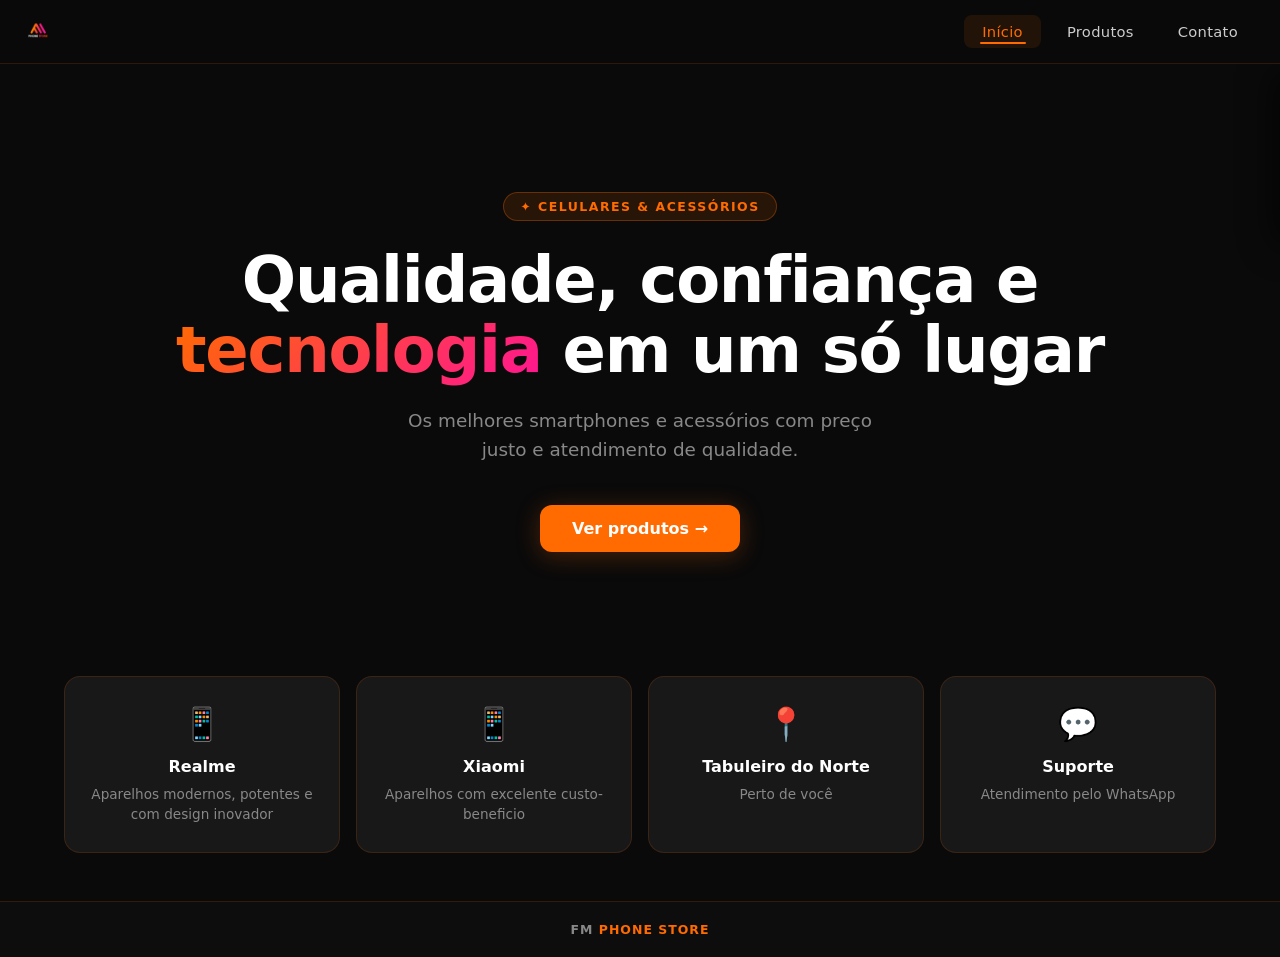
<file: index.html>
<!DOCTYPE html>
<html lang="pt-br">
<head>
    <meta charset="UTF-8">
    <meta name="viewport" content="width=device-width, initial-scale=1.0">
    <title>FM Phone Store</title>
    <link rel="stylesheet" href="style.css">
</head>
<body>
    <header>
        <a href="inicio.html" class="header-logo">
            <img src="fm.png" alt="FM Phone Store">
        </a>
        <nav class="desktop-nav">
            <a href="inicio.html">Início</a>
            <a href="produtos.html">Produtos</a>
            <a href="contato.html">Contato</a>
        </nav>
        <button class="hamburger" onclick="toggleMenu()" aria-label="Menu">
            <span></span><span></span><span></span>
        </button>
    </header>

    <div class="mobile-menu" id="mobileMenu">
        <a href="inicio.html">🏠 Início</a>
        <a href="produtos.html">📱 Produtos</a>
        <a href="contato.html">📞 Contato</a>
    </div>

    <main>
        <div style="text-align:center; padding: 80px 16px;">
            <p style="color:var(--gray);">Redirecionando...</p>
        </div>
    </main>

    <footer>
        <p>FM <span>PHONE STORE</span></p>
    </footer>

    <script>
        window.location.href = 'inicio.html';
        function toggleMenu(){
            const m=document.getElementById('mobileMenu');
            const h=document.querySelector('.hamburger');
            m.classList.toggle('open');
            h.classList.toggle('open');
        }
        document.addEventListener('click', function(e){
            const m=document.getElementById('mobileMenu');
            const h=document.querySelector('.hamburger');
            if(!m.contains(e.target)&&!h.contains(e.target)){
                m.classList.remove('open');
                h.classList.remove('open');
            }
        });
    </script>
</body>
</html>
</file>
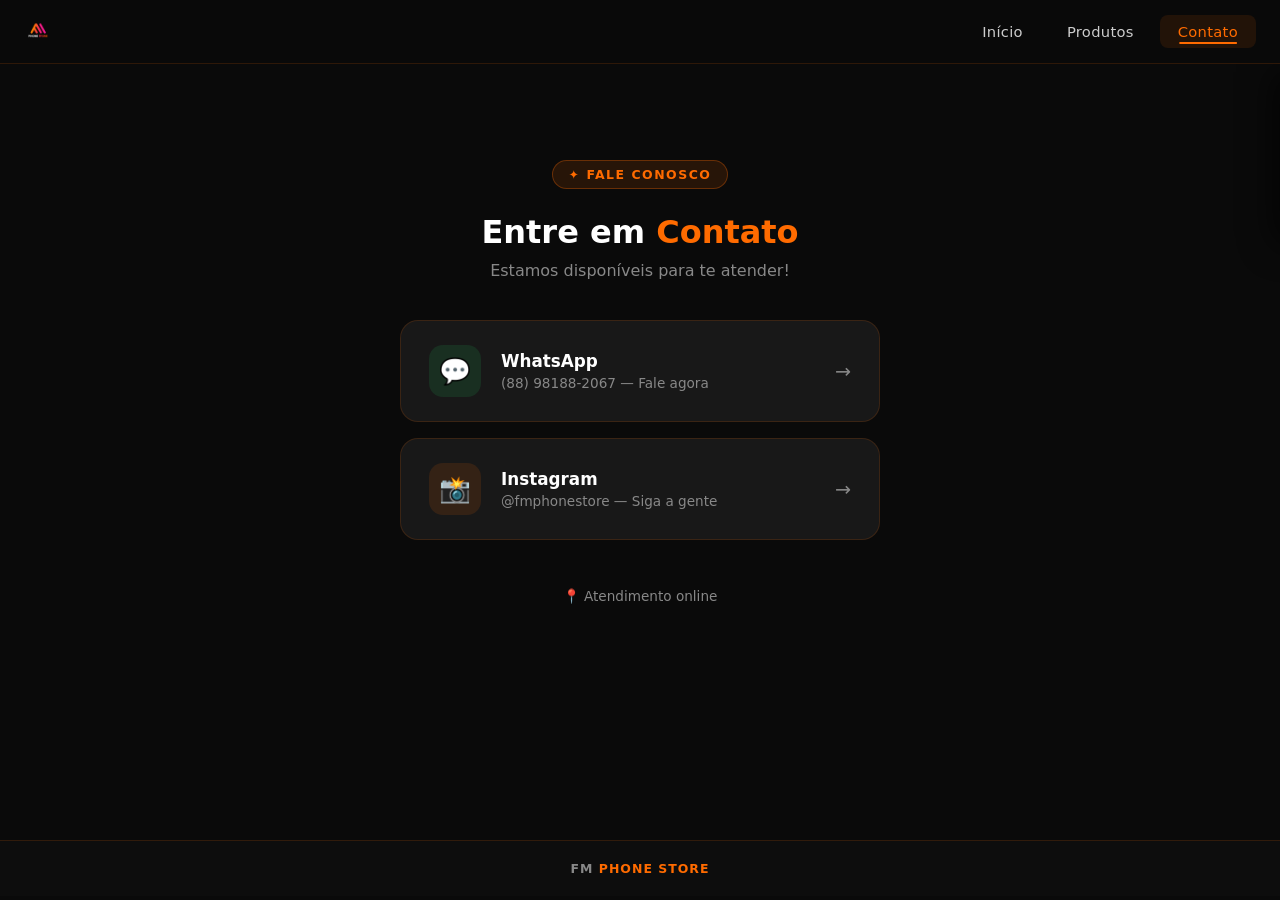
<file: contato.html>
<!DOCTYPE html>
<html lang="pt-br">
<head>
    <meta charset="UTF-8">
    <meta name="viewport" content="width=device-width, initial-scale=1.0">
    <title>FM Phone Store — Contato</title>
    <link rel="stylesheet" href="style.css">
</head>
<body>
    <header>
        <a href="inicio.html" class="header-logo">
            <img src="fm.png" alt="FM Phone Store">
        </a>
        <nav class="desktop-nav">
            <a href="inicio.html">Início</a>
            <a href="produtos.html">Produtos</a>
            <a href="contato.html" class="active">Contato</a>
        </nav>
        <button class="hamburger" onclick="toggleMenu()" aria-label="Menu">
            <span></span><span></span><span></span>
        </button>
    </header>

    <div class="mobile-menu" id="mobileMenu">
        <a href="inicio.html">🏠 Início</a>
        <a href="produtos.html">📱 Produtos</a>
        <a href="contato.html" class="active">📞 Contato</a>
    </div>

    <main>
        <div class="contato-hero">
            <div class="hero-badge">✦ Fale Conosco</div>
            <h2>Entre em <span style="color:var(--orange)">Contato</span></h2>
            <p style="color:var(--gray); margin-top: 8px;">Estamos disponíveis para te atender!</p>
        </div>

        <div class="contato-cards">
            <a href="https://wa.me/5588981882067" target="_blank" class="contato-card whatsapp">
                <div class="contato-icon">💬</div>
                <div class="contato-text">
                    <h3>WhatsApp</h3>
                    <p>(88) 98188-2067 — Fale agora</p>
                </div>
                <span class="contato-arrow">→</span>
            </a>

            <a href="https://www.instagram.com/fmphonestore?igsh=bndwamQ0MjJwY3cz" target="_blank" class="contato-card instagram">
                <div class="contato-icon">📸</div>
                <div class="contato-text">
                    <h3>Instagram</h3>
                    <p>@fmphonestore — Siga a gente</p>
                </div>
                <span class="contato-arrow">→</span>
            </a>
        </div>

        <div style="text-align:center; margin-top: 48px; color: var(--gray); font-size: 0.85rem;">
            <p>📍 Atendimento online</p>
        </div>
    </main>

    <footer>
        <p>FM <span>PHONE STORE</span></p>
    </footer>

    <script>
        function toggleMenu(){
            const m=document.getElementById('mobileMenu');
            const h=document.querySelector('.hamburger');
            m.classList.toggle('open');
            h.classList.toggle('open');
        }
        document.addEventListener('click', function(e){
            const m=document.getElementById('mobileMenu');
            const h=document.querySelector('.hamburger');
            if(!m.contains(e.target)&&!h.contains(e.target)){
                m.classList.remove('open');
                h.classList.remove('open');
            }
        });
    </script>
</body>
</html>
</file>
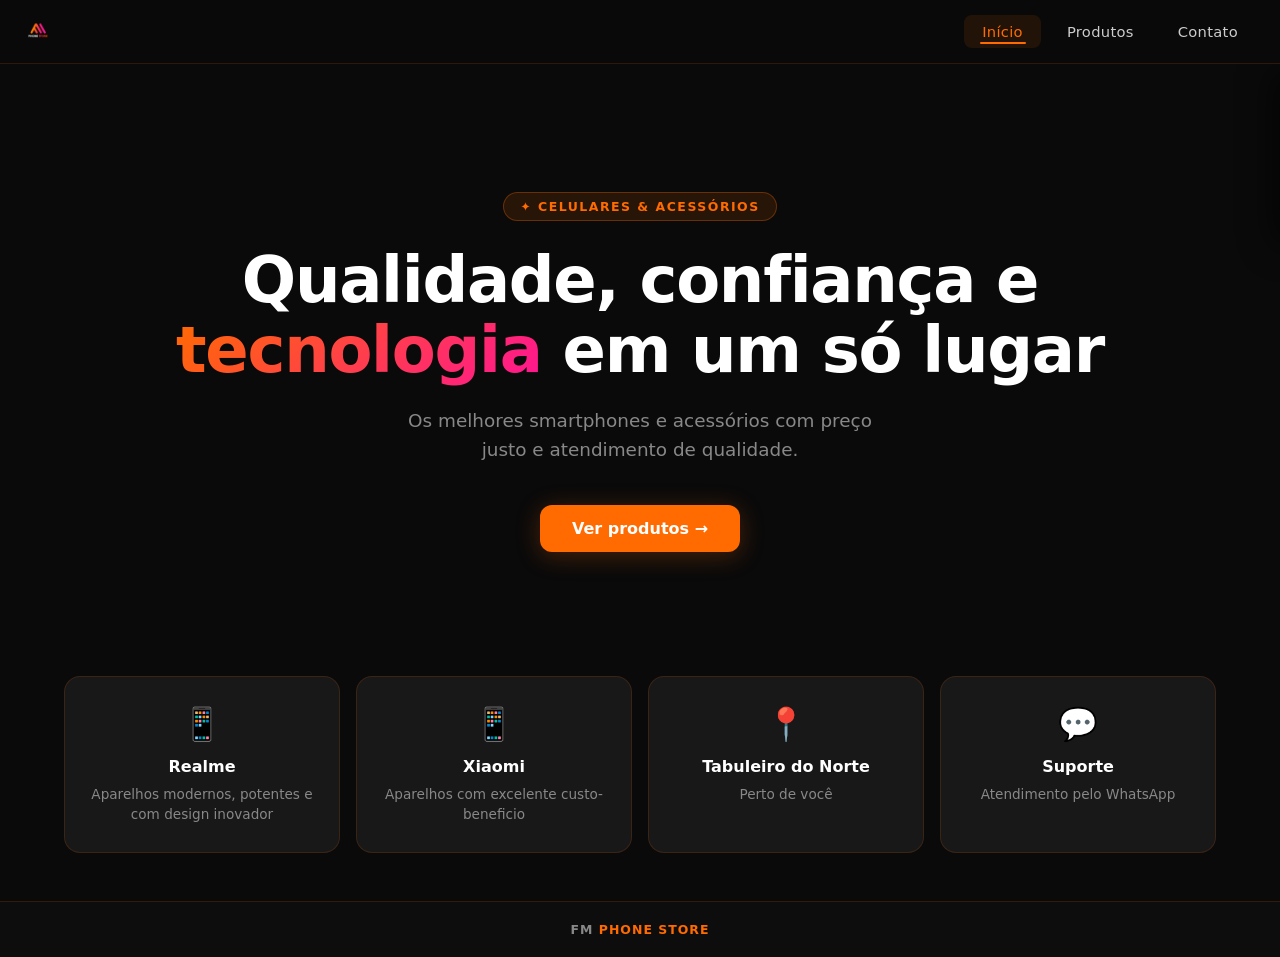
<file: inicio.html>
<!DOCTYPE html>
<html lang="pt-br">
<head>
    <meta charset="UTF-8">
    <meta name="viewport" content="width=device-width, initial-scale=1.0">
    <title>FM Phone Store — Início</title>
    <link rel="stylesheet" href="style.css">
</head>
<body>
    <header>
        <a href="inicio.html" class="header-logo">
            <img src="fm.png" alt="FM Phone Store">
        </a>
        <nav class="desktop-nav">
            <a href="inicio.html" class="active">Início</a>
            <a href="produtos.html">Produtos</a>
            <a href="contato.html">Contato</a>
        </nav>
        <button class="hamburger" onclick="toggleMenu()" aria-label="Menu">
            <span></span><span></span><span></span>
        </button>
    </header>

    <div class="mobile-menu" id="mobileMenu">
        <a href="inicio.html" class="active">🏠 Início</a>
        <a href="produtos.html">📱 Produtos</a>
        <a href="contato.html">📞 Contato</a>
    </div>

    <main>
        <div class="hero">
            <div class="hero-badge">✦ Celulares &amp; Acessórios</div>
            <h1>Qualidade, confiança e<br><span>tecnologia</span> em um só lugar</h1>
            <p>Os melhores smartphones e acessórios com preço justo e atendimento de qualidade.</p>
            <a href="produtos.html" class="hero-cta">Ver produtos →</a>
        </div>

        <div class="features">
            <div class="feature-card">
                <div class="feature-icon">📱</div>
                <h3>Realme</h3>
                <p>Aparelhos modernos, potentes e com design inovador</p>
            </div>
            <div class="feature-card">
                <div class="feature-icon">📱</div>
                <h3>Xiaomi</h3>
                <p>Aparelhos com excelente custo-beneficio</p>
            </div>
            <div class="feature-card">
                <div class="feature-icon">📍</div>
                <h3>Tabuleiro do Norte</h3>
                <p>Perto de você</p>
            </div>
            <div class="feature-card">
                <div class="feature-icon">💬</div>
                <h3>Suporte</h3>
                <p>Atendimento pelo WhatsApp</p>
            </div>
        </div>
    </main>

    <footer>
        <p>FM <span>PHONE STORE</span></p>
    </footer>

    <script>
        function toggleMenu(){
            const m=document.getElementById('mobileMenu');
            const h=document.querySelector('.hamburger');
            m.classList.toggle('open');
            h.classList.toggle('open');
        }
        document.addEventListener('click', function(e){
            const m=document.getElementById('mobileMenu');
            const h=document.querySelector('.hamburger');
            if(!m.contains(e.target)&&!h.contains(e.target)){
                m.classList.remove('open');
                h.classList.remove('open');
            }
        });
    </script>
</body>
</html>
</file>
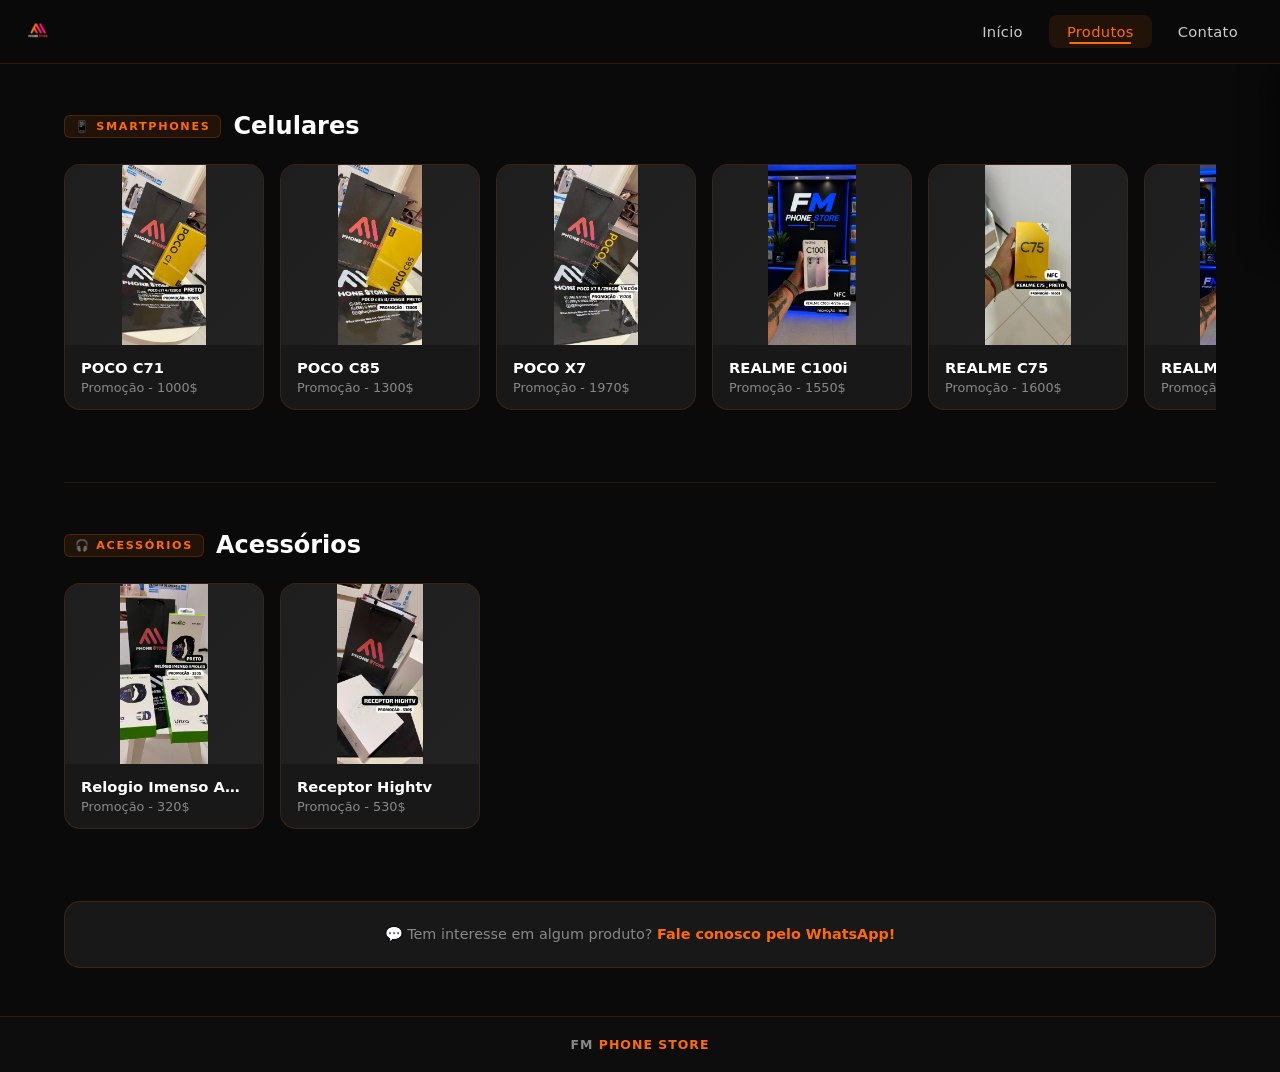
<file: produtos.html>
<!DOCTYPE html>
<html lang="pt-br">
<head>
    <meta charset="UTF-8">
    <meta name="viewport" content="width=device-width, initial-scale=1.0">
    <title>FM Phone Store — Produtos</title>
    <link rel="stylesheet" href="style.css">
</head>
<body>
    <header>
        <a href="inicio.html" class="header-logo">
            <img src="fm.png" alt="FM Phone Store">
        </a>
        <nav class="desktop-nav">
            <a href="inicio.html">Início</a>
            <a href="produtos.html" class="active">Produtos</a>
            <a href="contato.html">Contato</a>
        </nav>
        <button class="hamburger" onclick="toggleMenu()" aria-label="Menu">
            <span></span><span></span><span></span>
        </button>
    </header>

    <div class="mobile-menu" id="mobileMenu">
        <a href="inicio.html">🏠 Início</a>
        <a href="produtos.html" class="active">📱 Produtos</a>
        <a href="contato.html">📞 Contato</a>
    </div>

    <main>
        <!-- CELULARES -->
        <div class="produtos-section">
            <div class="section-header">
                <span class="section-label">📱 Smartphones</span>
                <h2>Celulares</h2>
            </div>

            <div class="scroll-row" id="celularesRow">
                <!-- Placeholder cards — substitua pelas suas imagens! -->
                <div class="product-card">
                    <div class="product-img-placeholder"><img src="POCO C71.jpg"></div>
                    <div class="product-info">
                        <h4>POCO C71</h4>
                        <p>Promoção - 1000$</p>
                    </div>
                </div>
                <div class="product-card">
                    <div class="product-img-placeholder"><img src="POCO C85.jpg"></div>
                    <div class="product-info">
                        <h4>POCO C85</h4>
                        <p>Promoção - 1300$</p>
                    </div>
                </div>
                <div class="product-card">
                    <div class="product-img-placeholder"><img src="POCO X7.jpg"></div>
                    <div class="product-info">
                        <h4>POCO X7</h4>
                        <p>Promoção - 1970$</p>
                    </div>
                </div>
                <div class="product-card">
                    <div class="product-img-placeholder"><img src="REALME C100i.jpg"></div>
                    <div class="product-info">
                        <h4>REALME C100i</h4>
                        <p>Promoção - 1550$</p>
                    </div>
                </div>
                <div class="product-card">
                    <div class="product-img-placeholder"><img src="REALME C75.jpg"></div>
                    <div class="product-info">
                        <h4>REALME C75</h4>
                        <p>Promoção - 1600$</p>
                    </div>
                </div>
                <div class="product-card">
                    <div class="product-img-placeholder"><img src="note70.jpg"></div>
                    <div class="product-info">
                        <h4>REALME Note 70</h4>
                        <p>Promoção - 1300$</p>
                    </div>
                </div>


                <div class="product-card">
                    <div class="product-img-placeholder"><img src="REDMI 15C.jpg"></div>
                    <div class="product-info">
                        <h4>Redmi 15C</h4>
                        <p>Promoção - 1250$</p>
                    </div>
                </div>


                <div class="product-card">
                    <div class="product-img-placeholder"><img src="REDMI NOTE 15.jpg"></div>
                    <div class="product-info">
                        <h4>Redmi Note 15</h4>
                        <p>Promoção - 1650$</p>
                    </div>
                </div>



            </div>
        </div>

        <div class="divider"></div>

        <!-- ACESSÓRIOS -->
        <div class="produtos-section">
            <div class="section-header">
                <span class="section-label">🎧 Acessórios</span>
                <h2>Acessórios</h2>
            </div>

            <div class="scroll-row" id="acessoriosRow">
                <div class="product-card">
                    <div class="product-img-placeholder"><img src="RELOGIO IMENSO AMOLED.jpg"></div>
                    <div class="product-info">
                        <h4>Relogio Imenso Amoled</h4>
                        <p>Promoção - 320$</p>
                    </div>
                </div>
                <div class="product-card">
                    <div class="product-img-placeholder"><img src="RECEPTOR HIGHTV.jpg"></div>
                    <div class="product-info">
                        <h4>Receptor Hightv</h4>
                        <p>Promoção - 530$</p>
                    </div>
                </div>
            </div>
        </div>

        <div style="text-align:center; margin-top: 32px; padding: 24px; background: var(--card); border-radius: 16px; border: 1px solid var(--border);">
            <p style="color: var(--gray); font-size: 0.9rem;">
                💬 Tem interesse em algum produto? <a href="contato.html" style="color: var(--orange); text-decoration: none; font-weight: 600;">Fale conosco pelo WhatsApp!</a>
            </p>
        </div>
    </main>

    <footer>
        <p>FM <span>PHONE STORE</span></p>
    </footer>

    <script>
        function toggleMenu(){
            const m=document.getElementById('mobileMenu');
            const h=document.querySelector('.hamburger');
            m.classList.toggle('open');
            h.classList.toggle('open');
        }
        document.addEventListener('click', function(e){
            const m=document.getElementById('mobileMenu');
            const h=document.querySelector('.hamburger');
            if(!m.contains(e.target)&&!h.contains(e.target)){
                m.classList.remove('open');
                h.classList.remove('open');
            }
        });
    </script>
</body>
</html>
</file>
<file: style.css>
/* ===== RESET & BASE ===== */
*, *::before, *::after {
  box-sizing: border-box;
  margin: 0;
  padding: 0;
}

:root {
  --orange: #FF6B00;
  --orange-light: #FF8C3A;
  --orange-glow: rgba(255, 107, 0, 0.25);
  --pink: #FF1493;
  --black: #0A0A0A;
  --dark: #111111;
  --card: #181818;
  --card2: #1E1E1E;
  --border: rgba(255,107,0,0.15);
  --white: #FFFFFF;
  --gray: #888888;
  --light-gray: #CCCCCC;
}

html {
  scroll-behavior: smooth;
}

body {
  background-color: var(--black);
  color: var(--white);
  font-family: 'Segoe UI', system-ui, -apple-system, sans-serif;
  min-height: 100vh;
  overflow-x: hidden;
}

/* ===== PAGE TRANSITION ===== */
body {
  animation: fadeIn 0.4s ease-in-out;
}

@keyframes fadeIn {
  from { opacity: 0; transform: translateY(8px); }
  to { opacity: 1; transform: translateY(0); }
}

/* ===== HEADER ===== */
header {
  position: sticky;
  top: 0;
  z-index: 1000;
  background: rgba(10, 10, 10, 0.95);
  backdrop-filter: blur(12px);
  -webkit-backdrop-filter: blur(12px);
  border-bottom: 1px solid var(--border);
  padding: 0 24px;
  height: 64px;
  display: flex;
  align-items: center;
  justify-content: space-between;
}

.header-logo {
  display: flex;
  align-items: center;
  gap: 10px;
  text-decoration: none;
}

.header-logo img {
  height: 42px;
  width: auto;
  object-fit: contain;
}

/* ===== DESKTOP NAV ===== */
nav.desktop-nav {
  display: flex;
  align-items: center;
  gap: 8px;
}

nav.desktop-nav a {
  color: var(--light-gray);
  text-decoration: none;
  font-size: 0.92rem;
  font-weight: 500;
  padding: 8px 18px;
  border-radius: 8px;
  transition: all 0.25s ease;
  position: relative;
  letter-spacing: 0.02em;
}

nav.desktop-nav a::after {
  content: '';
  position: absolute;
  bottom: 4px;
  left: 50%;
  transform: translateX(-50%);
  width: 0;
  height: 2px;
  background: var(--orange);
  border-radius: 2px;
  transition: width 0.25s ease;
}

nav.desktop-nav a:hover {
  color: var(--white);
  background: rgba(255,107,0,0.08);
}

nav.desktop-nav a:hover::after {
  width: 60%;
}

nav.desktop-nav a.active {
  color: var(--orange);
  background: rgba(255,107,0,0.1);
}

nav.desktop-nav a.active::after {
  width: 60%;
}

/* ===== HAMBURGER BUTTON ===== */
.hamburger {
  display: none;
  flex-direction: column;
  justify-content: center;
  align-items: center;
  gap: 5px;
  width: 40px;
  height: 40px;
  cursor: pointer;
  background: none;
  border: none;
  padding: 4px;
  border-radius: 8px;
  transition: background 0.2s;
}

.hamburger:hover {
  background: rgba(255,107,0,0.1);
}

.hamburger span {
  display: block;
  width: 22px;
  height: 2.5px;
  background: var(--white);
  border-radius: 2px;
  transition: all 0.3s cubic-bezier(0.4, 0, 0.2, 1);
}

.hamburger.open span:nth-child(1) {
  transform: translateY(7.5px) rotate(45deg);
}

.hamburger.open span:nth-child(2) {
  opacity: 0;
  transform: scaleX(0);
}

.hamburger.open span:nth-child(3) {
  transform: translateY(-7.5px) rotate(-45deg);
}

/* ===== MOBILE MENU ===== */
.mobile-menu {
  display: none;
  position: fixed;
  top: 64px;
  right: 0;
  width: 220px;
  background: #141414;
  border-left: 1px solid var(--border);
  border-bottom: 1px solid var(--border);
  border-radius: 0 0 0 16px;
  padding: 16px 0;
  z-index: 999;
  box-shadow: -8px 8px 32px rgba(0,0,0,0.6);
  transform: translateX(100%);
  transition: transform 0.3s cubic-bezier(0.4, 0, 0.2, 1);
}

.mobile-menu.open {
  transform: translateX(0);
  display: block;
}

/* TRICK: show block but still animate */
.mobile-menu {
  display: block;
  pointer-events: none;
}

.mobile-menu.open {
  pointer-events: all;
}

.mobile-menu a {
  display: flex;
  align-items: center;
  gap: 12px;
  color: var(--light-gray);
  text-decoration: none;
  font-size: 1rem;
  font-weight: 500;
  padding: 14px 24px;
  transition: all 0.2s;
  border-left: 3px solid transparent;
}

.mobile-menu a:hover {
  color: var(--orange);
  background: rgba(255,107,0,0.06);
  border-left-color: var(--orange);
}

.mobile-menu a.active {
  color: var(--orange);
  border-left-color: var(--orange);
}

/* ===== MAIN ===== */
main {
  min-height: calc(100vh - 64px - 60px);
  padding: 48px 24px;
  max-width: 1200px;
  margin: 0 auto;
}

/* ===== INICIO PAGE ===== */
.hero {
  text-align: center;
  padding: 80px 16px 60px;
}

.hero-badge {
  display: inline-block;
  background: rgba(255,107,0,0.12);
  border: 1px solid rgba(255,107,0,0.3);
  color: var(--orange);
  font-size: 0.78rem;
  font-weight: 700;
  letter-spacing: 0.12em;
  text-transform: uppercase;
  padding: 6px 16px;
  border-radius: 100px;
  margin-bottom: 24px;
}

.hero h1 {
  font-size: clamp(2rem, 6vw, 4rem);
  font-weight: 800;
  line-height: 1.1;
  letter-spacing: -0.02em;
  margin-bottom: 20px;
}

.hero h1 span {
  background: linear-gradient(135deg, var(--orange), var(--pink));
  -webkit-background-clip: text;
  -webkit-text-fill-color: transparent;
  background-clip: text;
}

.hero p {
  font-size: 1.15rem;
  color: var(--gray);
  max-width: 480px;
  margin: 0 auto 40px;
  line-height: 1.6;
}

.hero-cta {
  display: inline-flex;
  align-items: center;
  gap: 8px;
  background: var(--orange);
  color: var(--white);
  text-decoration: none;
  font-weight: 700;
  font-size: 1rem;
  padding: 14px 32px;
  border-radius: 12px;
  transition: all 0.25s;
  box-shadow: 0 4px 24px var(--orange-glow);
}

.hero-cta:hover {
  background: var(--orange-light);
  transform: translateY(-2px);
  box-shadow: 0 8px 32px var(--orange-glow);
}

/* Features */
.features {
  display: grid;
  grid-template-columns: repeat(auto-fit, minmax(200px, 1fr));
  gap: 16px;
  margin-top: 64px;
}

.feature-card {
  background: var(--card);
  border: 1px solid var(--border);
  border-radius: 16px;
  padding: 28px 24px;
  text-align: center;
  transition: border-color 0.25s, transform 0.25s;
}

.feature-card:hover {
  border-color: var(--orange);
  transform: translateY(-4px);
}

.feature-icon {
  font-size: 2rem;
  margin-bottom: 14px;
}

.feature-card h3 {
  font-size: 1rem;
  font-weight: 700;
  margin-bottom: 8px;
}

.feature-card p {
  font-size: 0.85rem;
  color: var(--gray);
  line-height: 1.5;
}

/* ===== PRODUTOS PAGE ===== */
.produtos-section {
  margin-bottom: 56px;
}

.section-header {
  display: flex;
  align-items: center;
  gap: 12px;
  margin-bottom: 24px;
}

.section-label {
  font-size: 0.7rem;
  font-weight: 800;
  letter-spacing: 0.15em;
  text-transform: uppercase;
  color: var(--orange);
  background: rgba(255,107,0,0.1);
  border: 1px solid rgba(255,107,0,0.2);
  padding: 4px 10px;
  border-radius: 6px;
}

.section-header h2 {
  font-size: 1.5rem;
  font-weight: 700;
}

/* Scroll row */
.scroll-row {
  display: flex;
  gap: 16px;
  overflow-x: auto;
  padding-bottom: 16px;
  scroll-snap-type: x mandatory;
  -webkit-overflow-scrolling: touch;
  scrollbar-width: thin;
  scrollbar-color: var(--orange) var(--card);
}

.scroll-row::-webkit-scrollbar {
  height: 5px;
}

.scroll-row::-webkit-scrollbar-track {
  background: var(--card);
  border-radius: 10px;
}

.scroll-row::-webkit-scrollbar-thumb {
  background: var(--orange);
  border-radius: 10px;
}

/* Product card */
.product-card {
  flex: 0 0 200px;
  scroll-snap-align: start;
  background: var(--card);
  border: 1px solid var(--border);
  border-radius: 16px;
  overflow: hidden;
  transition: border-color 0.25s, transform 0.25s;
  cursor: pointer;
}

.product-card:hover {
  border-color: var(--orange);
  transform: translateY(-4px);
}

.product-img {
  width: 100%;
  height: 180px;
  object-fit: cover;
  background: var(--card2);
  display: flex;
  align-items: center;
  justify-content: center;
  font-size: 3rem;
}

.product-img-placeholder {
  width: 100%;
  height: 180px;
  background: linear-gradient(135deg, var(--card2), #222);
  display: flex;
  align-items: center;
  justify-content: center;
  overflow: hidden;
}

.product-img-placeholder img{
    width: 100%;
    height: 100%;
    object-fit: contain;
}

.product-info {
  padding: 14px 16px;
}

.product-info h4 {
  font-size: 0.92rem;
  font-weight: 600;
  margin-bottom: 4px;
  white-space: nowrap;
  overflow: hidden;
  text-overflow: ellipsis;
}

.product-info p {
  font-size: 0.8rem;
  color: var(--gray);
}

.product-add-placeholder {
  flex: 0 0 200px;
  scroll-snap-align: start;
  background: var(--card);
  border: 2px dashed rgba(255,107,0,0.2);
  border-radius: 16px;
  display: flex;
  flex-direction: column;
  align-items: center;
  justify-content: center;
  height: 260px;
  color: var(--gray);
  font-size: 0.85rem;
  gap: 8px;
  cursor: default;
  transition: border-color 0.25s;
}

.product-add-placeholder:hover {
  border-color: rgba(255,107,0,0.4);
  color: var(--orange);
}

.product-add-placeholder span {
  font-size: 2rem;
}

/* divider */
.divider {
  height: 1px;
  background: var(--border);
  margin: 48px 0;
}

/* ===== CONTATO PAGE ===== */
.contato-hero {
  text-align: center;
  padding: 48px 0 40px;
}

.contato-hero h2 {
  font-size: 2rem;
  font-weight: 800;
  margin-bottom: 10px;
}

.contato-hero p {
  color: var(--gray);
  font-size: 1rem;
}

.contato-cards {
  display: flex;
  flex-direction: column;
  gap: 16px;
  max-width: 480px;
  margin: 0 auto;
}

.contato-card {
  display: flex;
  align-items: center;
  gap: 20px;
  background: var(--card);
  border: 1px solid var(--border);
  border-radius: 18px;
  padding: 24px 28px;
  text-decoration: none;
  color: var(--white);
  transition: all 0.25s;
  position: relative;
  overflow: hidden;
}

.contato-card::before {
  content: '';
  position: absolute;
  inset: 0;
  opacity: 0;
  transition: opacity 0.25s;
}

.contato-card.whatsapp::before {
  background: linear-gradient(135deg, rgba(37,211,102,0.08), transparent);
}

.contato-card.instagram::before {
  background: linear-gradient(135deg, rgba(255,107,0,0.08), transparent);
}

.contato-card:hover {
  transform: translateY(-4px);
  border-color: rgba(255,107,0,0.4);
}

.contato-card:hover::before {
  opacity: 1;
}

.contato-icon {
  width: 52px;
  height: 52px;
  border-radius: 14px;
  display: flex;
  align-items: center;
  justify-content: center;
  font-size: 1.6rem;
  flex-shrink: 0;
}

.contato-card.whatsapp .contato-icon {
  background: rgba(37,211,102,0.12);
}

.contato-card.instagram .contato-icon {
  background: rgba(255,107,0,0.12);
}

.contato-text h3 {
  font-size: 1.05rem;
  font-weight: 700;
  margin-bottom: 4px;
}

.contato-text p {
  font-size: 0.85rem;
  color: var(--gray);
}

.contato-arrow {
  margin-left: auto;
  color: var(--gray);
  font-size: 1.2rem;
  transition: transform 0.2s, color 0.2s;
}

.contato-card:hover .contato-arrow {
  transform: translateX(4px);
  color: var(--orange);
}

/* ===== FOOTER ===== */
footer {
  background: #0D0D0D;
  border-top: 1px solid var(--border);
  text-align: center;
  padding: 20px 24px;
}

footer p {
  font-size: 0.78rem;
  color: var(--gray);
  letter-spacing: 0.08em;
  font-weight: 600;
  text-transform: uppercase;
}

footer span {
  color: var(--orange);
}

/* ===== RESPONSIVE ===== */
@media (max-width: 768px) {
  nav.desktop-nav {
    display: none;
  }

  .hamburger {
    display: flex;
  }

  main {
    padding: 32px 16px;
  }

  .hero {
    padding: 48px 8px 40px;
  }

  .hero h1 {
    font-size: 2rem;
  }

  .features {
    grid-template-columns: 1fr 1fr;
    gap: 12px;
  }

  .feature-card {
    padding: 20px 16px;
  }

  .product-card {
    flex: 0 0 160px;
  }

  .product-img-placeholder {
    height: 140px;
  }

  .contato-card {
    padding: 18px 20px;
  }
}

@media (max-width: 400px) {
  .features {
    grid-template-columns: 1fr;
  }
}
</file>
